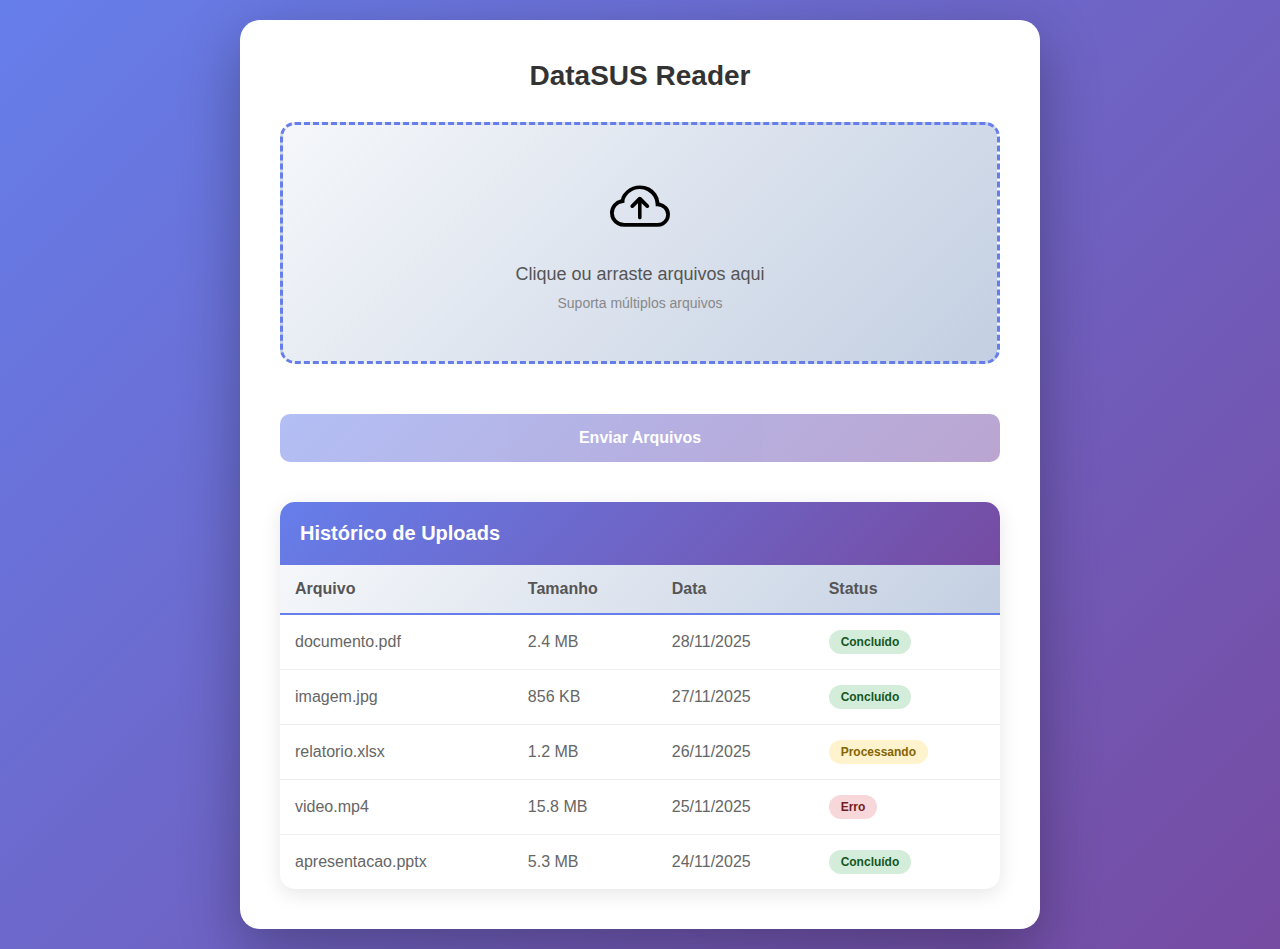
<file: leitor-datasus/templates/index.html>
<!DOCTYPE html>
<html lang="en">
<head>
    <meta charset="UTF-8">
    <meta name="viewport" content="width=device-width, initial-scale=1.0">
    <link rel="preconnect" href="https://fonts.googleapis.com">
    <link rel="preconnect" href="https://fonts.gstatic.com" crossorigin>
    <link href="https://fonts.googleapis.com/css2?family=Poppins:ital,wght@0,100;0,200;0,300;0,400;0,500;0,600;0,700;0,800;0,900;1,100;1,200;1,300;1,400;1,500;1,600;1,700;1,800;1,900&display=swap" rel="stylesheet">
    <link rel="stylesheet" href="style.css">
    <link rel="stylesheet" href="https://cdn.jsdelivr.net/npm/bootstrap-icons@1.11.3/font/bootstrap-icons.min.css">
    <title>DataSUS Reader</title>
</head>
    <body>
        <div class="container">
            <h2>DataSUS Reader</h2>
            
            <div class="upload-area" id="uploadArea">
                <span class="upload-icon"><i class="bi bi-cloud-arrow-up"></i></span>
                <div class="upload-text">Clique ou arraste arquivos aqui</div>
                <div class="upload-subtext">Suporta múltiplos arquivos</div>
                <input type="file" id="fileInput" multiple>
            </div>
    
            <div class="file-list" id="fileList"></div>

            <button class="submit-btn" id="submitBtn" disabled>Enviar Arquivos</button>
    
            <div class="table-container">
                <div class="table-title">Histórico de Uploads</div>
                <table>
                    <thead>
                        <tr>
                            <th>Arquivo</th>
                            <th>Tamanho</th>
                            <th>Data</th>
                            <th>Status</th>
                        </tr>
                    </thead>
                    <tbody>
                        <tr>
                            <td>documento.pdf</td>
                            <td>2.4 MB</td>
                            <td>28/11/2025</td>
                            <td><span class="status-badge status-success">Concluído</span></td>
                        </tr>
                        <tr>
                            <td>imagem.jpg</td>
                            <td>856 KB</td>
                            <td>27/11/2025</td>
                            <td><span class="status-badge status-success">Concluído</span></td>
                        </tr>
                        <tr>
                            <td>relatorio.xlsx</td>
                            <td>1.2 MB</td>
                            <td>26/11/2025</td>
                            <td><span class="status-badge status-pending">Processando</span></td>
                        </tr>
                        <tr>
                            <td>video.mp4</td>
                            <td>15.8 MB</td>
                            <td>25/11/2025</td>
                            <td><span class="status-badge status-error">Erro</span></td>
                        </tr>
                        <tr>
                            <td>apresentacao.pptx</td>
                            <td>5.3 MB</td>
                            <td>24/11/2025</td>
                            <td><span class="status-badge status-success">Concluído</span></td>
                        </tr>
                    </tbody>
                </table>
            </div>
        </div>
    
        <script>
            const uploadArea = document.getElementById('uploadArea');
            const fileInput = document.getElementById('fileInput');
            const fileList = document.getElementById('fileList');
            const submitBtn = document.getElementById('submitBtn');
            let files = [];
    
            // Click para abrir seletor
            uploadArea.addEventListener('click', () => fileInput.click());
    
            // Prevenir comportamento padrão do drag
            ['dragenter', 'dragover', 'dragleave', 'drop'].forEach(eventName => {
                uploadArea.addEventListener(eventName, preventDefaults, false);
            });
    
            function preventDefaults(e) {
                e.preventDefault();
                e.stopPropagation();
            }
    
            // Destacar área ao arrastar
            ['dragenter', 'dragover'].forEach(eventName => {
                uploadArea.addEventListener(eventName, () => {
                    uploadArea.classList.add('dragover');
                });
            });
    
            ['dragleave', 'drop'].forEach(eventName => {
                uploadArea.addEventListener(eventName, () => {
                    uploadArea.classList.remove('dragover');
                });
            });
    
            // Processar drop
            uploadArea.addEventListener('drop', (e) => {
                const droppedFiles = e.dataTransfer.files;
                handleFiles(droppedFiles);
            });
    
            // Processar seleção manual
            fileInput.addEventListener('change', (e) => {
                handleFiles(e.target.files);
            });
    
            function handleFiles(newFiles) {
                files = [...files, ...Array.from(newFiles)];
                displayFiles();
                submitBtn.disabled = files.length === 0;
            }
    
            function displayFiles() {
                fileList.innerHTML = '';
                files.forEach((file, index) => {
                    const fileItem = document.createElement('div');
                    fileItem.className = 'file-item';
                    fileItem.innerHTML = `
                        <span class="file-name">${file.name}</span>
                        <span class="file-size">${formatFileSize(file.size)}</span>
                        <button class="remove-btn" onclick="removeFile(${index})">×</button>
                    `;
                    fileList.appendChild(fileItem);
                });
            }
    
            function removeFile(index) {
                files.splice(index, 1);
                displayFiles();
                submitBtn.disabled = files.length === 0;
            }
    
            function formatFileSize(bytes) {
                if (bytes === 0) return '0 Bytes';
                const k = 1024;
                const sizes = ['Bytes', 'KB', 'MB', 'GB'];
                const i = Math.floor(Math.log(bytes) / Math.log(k));
                return Math.round(bytes / Math.pow(k, i) * 100) / 100 + ' ' + sizes[i];
            }
    
            submitBtn.addEventListener('click', () => {
                if (files.length > 0) {
                    alert(`Enviando ${files.length} arquivo(s)!\n\nAqui você adicionaria a lógica de upload.`);
                    console.log('Arquivos para enviar:', files);
                }
            });
        </script>
    </body>
</html>
</file>
<file: leitor-datasus/templates/style.css>
* {
    margin: 0;
    padding: 0;
    box-sizing: border-box;
}

body {
    font-family: 'Segoe UI', Tahoma, Geneva, Verdana, sans-serif;
    background: linear-gradient(135deg, #667eea 0%, #764ba2 100%);
    min-height: 100vh;
    display: flex;
    justify-content: center;
    align-items: center;
    padding: 20px;
}

.container {
    background: white;
    border-radius: 20px;
    padding: 40px;
    box-shadow: 0 20px 60px rgba(0, 0, 0, 0.3);
    max-width: 800px;
    width: 100%;
}

h2 {
    text-align: center;
    color: #333;
    margin-bottom: 30px;
    font-size: 28px;
}

.upload-area {
    border: 3px dashed #667eea;
    border-radius: 15px;
    padding: 50px 30px;
    text-align: center;
    cursor: pointer;
    transition: all 0.3s ease;
    background: linear-gradient(135deg, #f5f7fa 0%, #c3cfe2 100%);
    position: relative;
    overflow: hidden;
}

.upload-area:hover {
    border-color: #764ba2;
    transform: translateY(-5px);
    box-shadow: 0 10px 25px rgba(102, 126, 234, 0.4);
}

.upload-area.dragover {
    background: linear-gradient(135deg, #667eea 0%, #764ba2 100%);
    border-color: white;
}

.upload-area.dragover * {
    color: white;
}

.upload-icon {
    font-size: 60px;
    margin-bottom: 20px;
    display: block;
    animation: float 3s ease-in-out infinite;
}

@keyframes float {
    0%, 100% {
        transform: translateY(0);
    }
    50% {
        transform: translateY(-10px);
    }
}

.upload-text {
    font-size: 18px;
    color: #555;
    margin-bottom: 10px;
    font-weight: 500;
}

.upload-subtext {
    font-size: 14px;
    color: #888;
}

input[type="file"] {
    display: none;
}

.file-list {
    margin-top: 30px;
}

.file-item {
    background: linear-gradient(135deg, #667eea 0%, #764ba2 100%);
    color: white;
    padding: 15px 20px;
    border-radius: 10px;
    margin-bottom: 10px;
    display: flex;
    justify-content: space-between;
    align-items: center;
    animation: slideIn 0.3s ease;
}

@keyframes slideIn {
    from {
        opacity: 0;
        transform: translateX(-20px);
    }
    to {
        opacity: 1;
        transform: translateX(0);
    }
}

.file-name {
    font-weight: 500;
    overflow: hidden;
    text-overflow: ellipsis;
    white-space: nowrap;
    flex: 1;
}

.file-size {
    font-size: 12px;
    opacity: 0.8;
    margin-left: 15px;
}

.remove-btn {
    background: rgba(255, 255, 255, 0.3);
    border: none;
    color: white;
    width: 30px;
    height: 30px;
    border-radius: 50%;
    cursor: pointer;
    font-size: 18px;
    margin-left: 10px;
    transition: all 0.3s ease;
}

.remove-btn:hover {
    background: rgba(255, 255, 255, 0.5);
    transform: rotate(90deg);
}

.submit-btn {
    width: 100%;
    padding: 15px;
    background: linear-gradient(135deg, #667eea 0%, #764ba2 100%);
    color: white;
    border: none;
    border-radius: 10px;
    font-size: 16px;
    font-weight: 600;
    cursor: pointer;
    margin-top: 20px;
    transition: all 0.3s ease;
}

.submit-btn:hover {
    transform: translateY(-2px);
    box-shadow: 0 5px 15px rgba(102, 126, 234, 0.4);
}

.submit-btn:disabled {
    opacity: 0.5;
    cursor: not-allowed;
}

.table-container {
    margin-top: 40px;
    background: white;
    border-radius: 15px;
    overflow: hidden;
    box-shadow: 0 5px 20px rgba(0, 0, 0, 0.1);
}

.table-title {
    background: linear-gradient(135deg, #667eea 0%, #764ba2 100%);
    color: white;
    padding: 20px;
    font-size: 20px;
    font-weight: 600;
}

table {
    width: 100%;
    border-collapse: collapse;
}

thead {
    background: linear-gradient(135deg, #f5f7fa 0%, #c3cfe2 100%);
}

th {
    padding: 15px;
    text-align: left;
    font-weight: 600;
    color: #555;
    border-bottom: 2px solid #667eea;
}

td {
    padding: 15px;
    border-bottom: 1px solid #eee;
    color: #666;
}

tbody tr {
    transition: all 0.3s ease;
}

tbody tr:hover {
    background: linear-gradient(135deg, rgba(102, 126, 234, 0.1) 0%, rgba(118, 75, 162, 0.1) 100%);
    transform: scale(1.01);
}

tbody tr:last-child td {
    border-bottom: none;
}

.status-badge {
    display: inline-block;
    padding: 5px 12px;
    border-radius: 20px;
    font-size: 12px;
    font-weight: 600;
}

.status-success {
    background: #d4edda;
    color: #155724;
}

.status-pending {
    background: #fff3cd;
    color: #856404;
}

.status-error {
    background: #f8d7da;
    color: #721c24;
}
</file>
